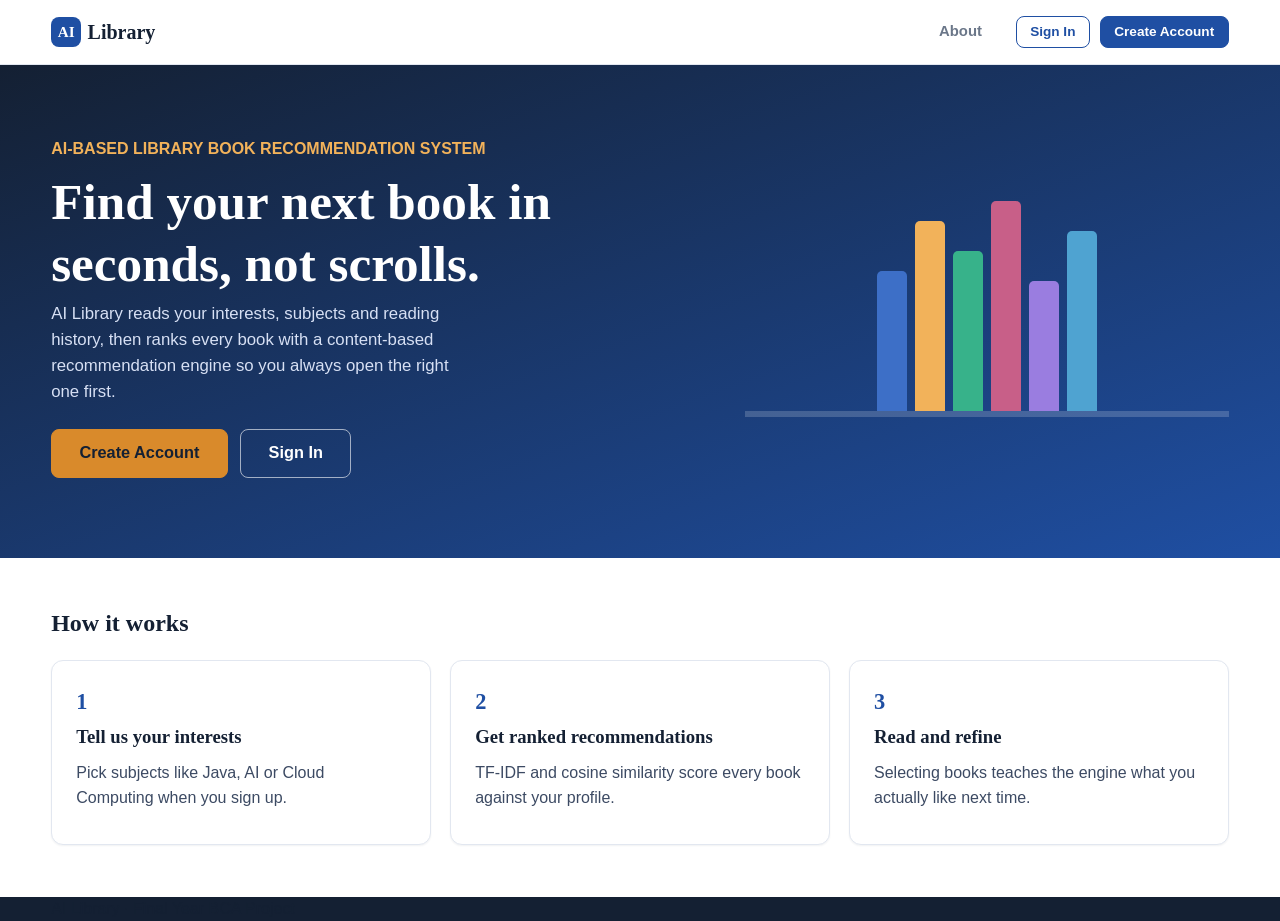
<file: frontend/index.html>
<!DOCTYPE html>
<html lang="en">
<head>
<meta charset="UTF-8">
<meta name="viewport" content="width=device-width, initial-scale=1">
<title>AI Library - Personalized Book Recommendations</title>
<link rel="stylesheet" href="css/base.css">
<link rel="stylesheet" href="css/auth.css">
</head>
<body class="auth-body" style="background:none">
  <nav class="topnav"><div class="container">
    <a class="brand" href="index.html"><span class="mark" style="background:var(--brand)">AI</span>Library</a>
    <div class="nav-links" style="display:flex;position:static;box-shadow:none;border:none;padding:0;margin-left:auto">
      <a href="about.html">About</a>
    </div>
    <div class="nav-user" style="gap:.6rem">
      <a class="btn btn-outline btn-sm" href="login.html">Sign In</a>
      <a class="btn btn-sm" href="signup.html">Create Account</a>
    </div>
  </div></nav>

  <header class="landing-hero">
    <div class="container">
      <div>
        <p class="tag-line">AI-BASED LIBRARY BOOK RECOMMENDATION SYSTEM</p>
        <h1>Find your next book in seconds, not scrolls.</h1>
        <p class="lead">AI Library reads your interests, subjects and reading history, then ranks every book with a
        content-based recommendation engine so you always open the right one first.</p>
        <div class="landing-actions">
          <a class="btn btn-lg" style="background:var(--accent);border-color:var(--accent);color:var(--ink)" href="signup.html">Create Account</a>
          <a class="btn btn-lg btn-outline" style="color:#fff;border-color:rgba(255,255,255,.6)" href="login.html">Sign In</a>
        </div>
      </div>
      <div class="landing-shelf" aria-hidden="true"><i></i><i></i><i></i><i></i><i></i><i></i></div>
    </div>
  </header>

  <section class="landing-features"><div class="container">
    <h2>How it works</h2>
    <div class="feature-grid">
      <div class="card card-pad"><span class="num">1</span><h3>Tell us your interests</h3><p>Pick subjects like Java, AI or Cloud Computing when you sign up.</p></div>
      <div class="card card-pad"><span class="num">2</span><h3>Get ranked recommendations</h3><p>TF-IDF and cosine similarity score every book against your profile.</p></div>
      <div class="card card-pad"><span class="num">3</span><h3>Read and refine</h3><p>Selecting books teaches the engine what you actually like next time.</p></div>
    </div>
  </div></section>

  <footer><div id="footer" class="container">AI Library &middot; Final Year BCA Project</div></footer>
  <script src="js/config.js"></script>
  <script src="js/app.js"></script>
  <script src="js/auth.js"></script>
  <script>
    // A returning, already-signed-in visitor can skip straight to the dashboard.
    if (Auth.isLoggedIn()) document.querySelector('a[href="login.html"]').textContent = "Go to Dashboard", document.querySelector('a[href="login.html"]').href = "dashboard.html";
  </script>
</body>
</html>
</file>
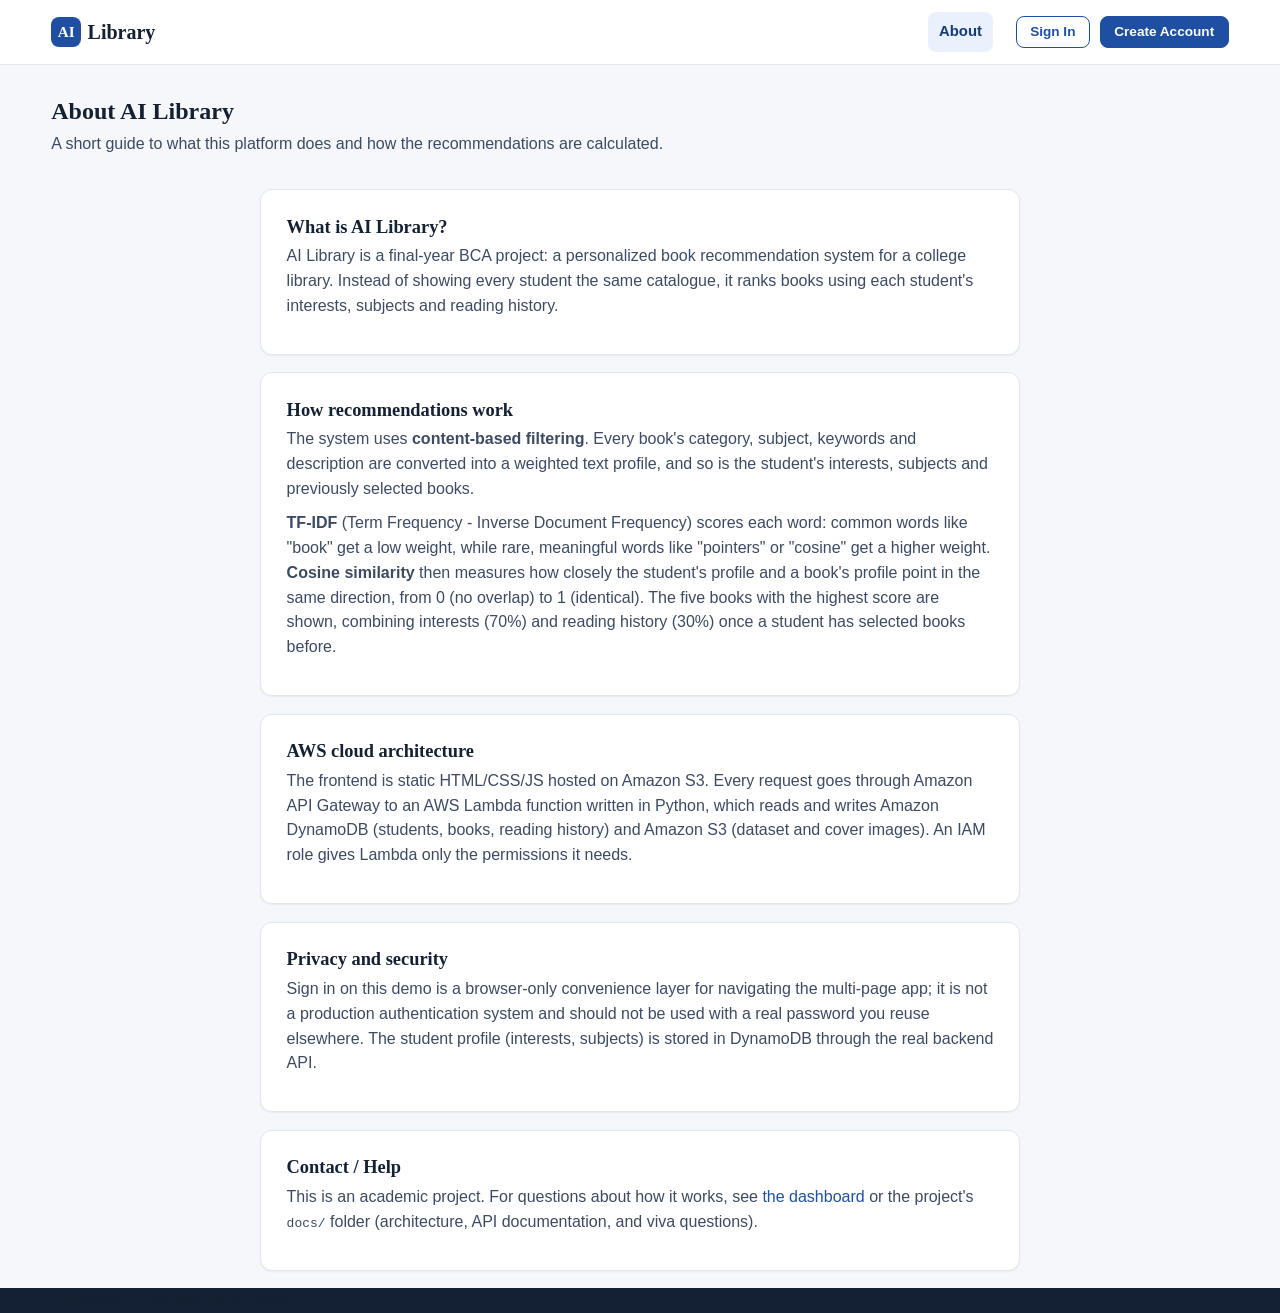
<file: frontend/about.html>
<!DOCTYPE html>
<html lang="en">
<head>
<meta charset="UTF-8">
<meta name="viewport" content="width=device-width, initial-scale=1">
<title>About - AI Library</title>
<link rel="stylesheet" href="css/base.css">
<link rel="stylesheet" href="css/profile.css">
</head>
<body>
  <div id="navbar-public" style="display:none"></div>
  <div id="navbar"></div>
  <main>
    <section class="page-head"><div class="container">
      <h1>About AI Library</h1>
      <p>A short guide to what this platform does and how the recommendations are calculated.</p>
    </div></section>
    <section><div class="container" style="max-width:760px">
      <div class="card about-block card-pad">
        <h2>What is AI Library?</h2>
        <p>AI Library is a final-year BCA project: a personalized book recommendation system for a college
        library. Instead of showing every student the same catalogue, it ranks books using each student's
        interests, subjects and reading history.</p>
      </div>
      <div class="card about-block card-pad">
        <h2>How recommendations work</h2>
        <p>The system uses <strong>content-based filtering</strong>. Every book's category, subject, keywords and
        description are converted into a weighted text profile, and so is the student's interests, subjects and
        previously selected books.</p>
        <p><strong>TF-IDF</strong> (Term Frequency - Inverse Document Frequency) scores each word: common words
        like "book" get a low weight, while rare, meaningful words like "pointers" or "cosine" get a higher weight.
        <strong>Cosine similarity</strong> then measures how closely the student's profile and a book's profile
        point in the same direction, from 0 (no overlap) to 1 (identical). The five books with the highest score
        are shown, combining interests (70%) and reading history (30%) once a student has selected books before.</p>
      </div>
      <div class="card about-block card-pad">
        <h2>AWS cloud architecture</h2>
        <p>The frontend is static HTML/CSS/JS hosted on Amazon S3. Every request goes through Amazon API Gateway to
        an AWS Lambda function written in Python, which reads and writes Amazon DynamoDB (students, books, reading
        history) and Amazon S3 (dataset and cover images). An IAM role gives Lambda only the permissions it needs.</p>
      </div>
      <div class="card about-block card-pad">
        <h2>Privacy and security</h2>
        <p>Sign in on this demo is a browser-only convenience layer for navigating the multi-page app; it is not a
        production authentication system and should not be used with a real password you reuse elsewhere. The
        student profile (interests, subjects) is stored in DynamoDB through the real backend API.</p>
      </div>
      <div class="card about-block card-pad">
        <h2>Contact / Help</h2>
        <p>This is an academic project. For questions about how it works, see <a href="dashboard.html">the dashboard</a>
        or the project's <code>docs/</code> folder (architecture, API documentation, and viva questions).</p>
      </div>
    </div></section>
  </main>
  <footer><div id="footer" class="container"></div></footer>
  <script src="js/config.js"></script>
  <script src="js/api.js"></script>
  <script src="js/app.js"></script>
  <script src="js/auth.js"></script>
  <script>
    // About page is viewable both signed-in (shows the app nav) and signed-out (from the landing page).
    if (Auth.isLoggedIn()) {
      const s = document.createElement("script"); s.src = "js/nav.js";
      s.onload = () => initShell("about");
      document.body.appendChild(s);
    } else {
      document.getElementById("navbar").innerHTML = `
        <nav class="topnav"><div class="container">
          <a class="brand" href="index.html"><span class="mark">AI</span>Library</a>
          <div class="nav-links" style="display:flex;position:static;box-shadow:none;border:none;padding:0;margin-left:auto"><a href="about.html" class="active">About</a></div>
          <div class="nav-user" style="gap:.6rem"><a class="btn btn-outline btn-sm" href="login.html">Sign In</a><a class="btn btn-sm" href="signup.html">Create Account</a></div>
        </div></nav>`;
      document.getElementById("footer").innerHTML = "AI Library &middot; Final Year BCA Project";
    }
  </script>
</body>
</html>
</file>
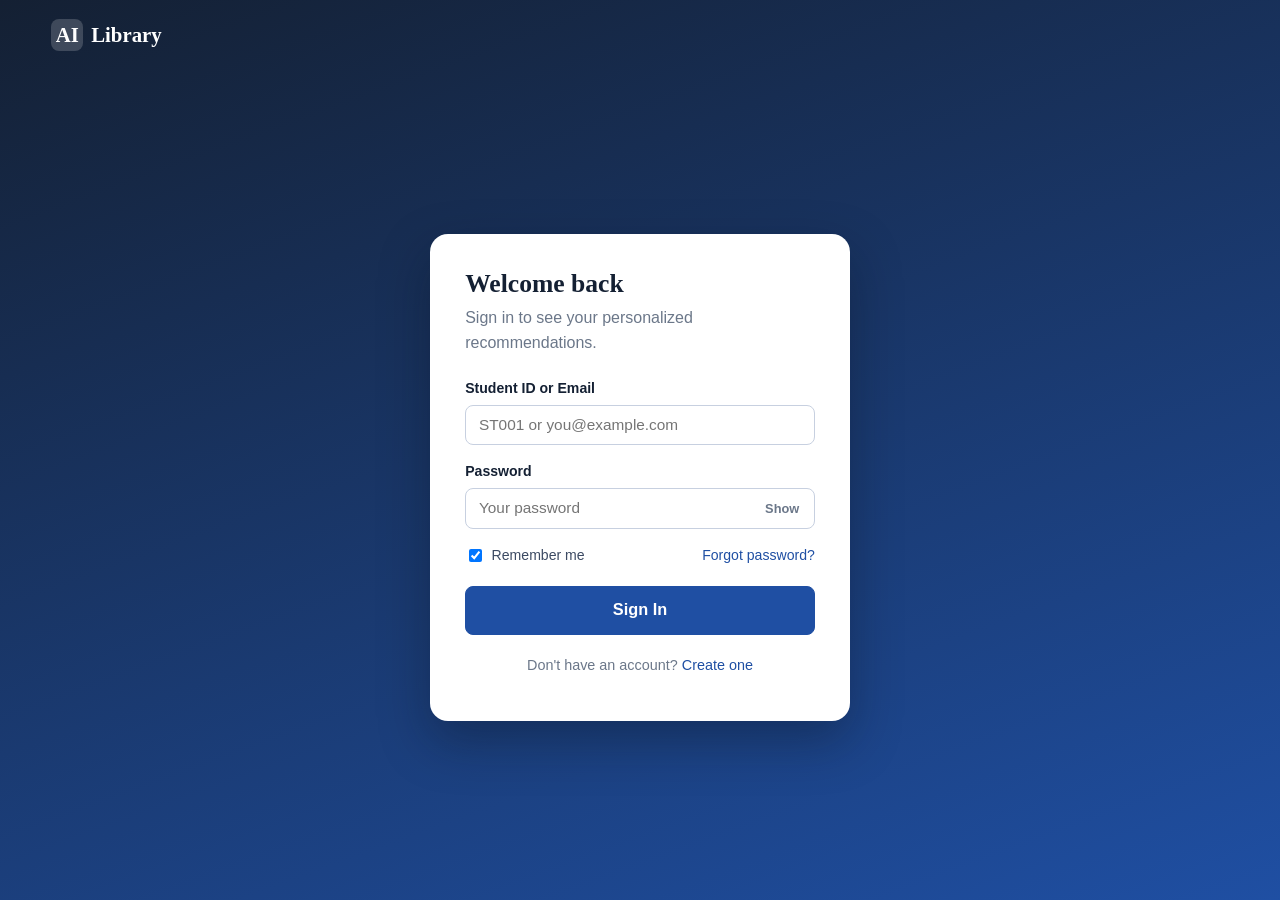
<file: frontend/book-details.html>
<!DOCTYPE html>
<html lang="en">
<head>
<meta charset="UTF-8">
<meta name="viewport" content="width=device-width, initial-scale=1">
<title>Book Details - AI Library</title>
<link rel="stylesheet" href="css/base.css">
<link rel="stylesheet" href="css/books.css">
</head>
<body>
  <div id="navbar"></div>
  <main>
    <section class="page-head"><div class="container">
      <p><a href="browse-books.html">&larr; Back to Browse Books</a></p>
      <div id="detail-status"></div>
      <div id="detail" class="card card-pad" style="display:none"></div>
    </div></section>
  </main>
  <footer><div id="footer" class="container"></div></footer>
  <script src="js/config.js"></script>
  <script src="js/api.js"></script>
  <script src="js/app.js"></script>
  <script src="js/auth.js"></script>
  <script src="js/nav.js"></script>
  <script src="js/book-details.js"></script>
</body>
</html>
</file>
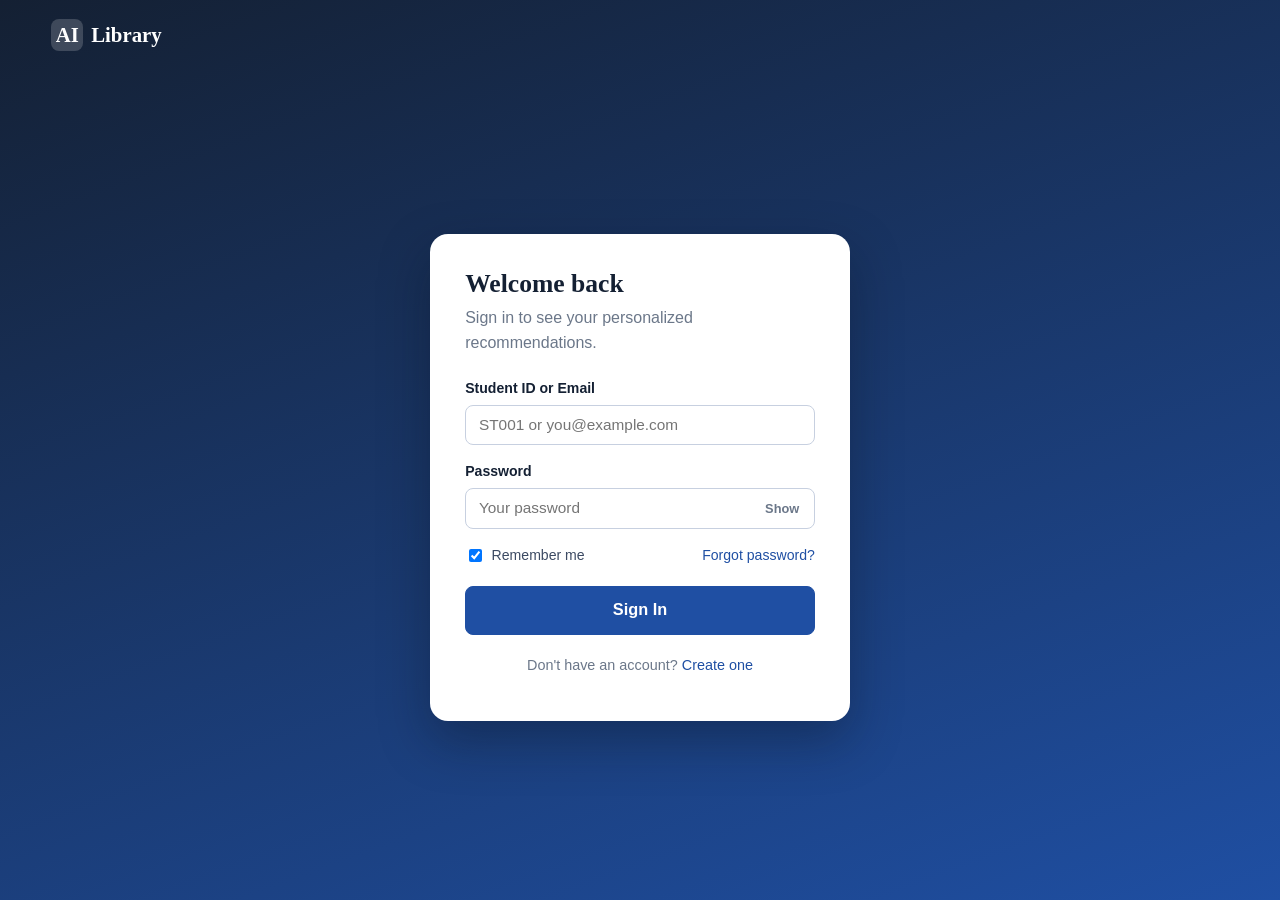
<file: frontend/browse-books.html>
<!DOCTYPE html>
<html lang="en">
<head>
<meta charset="UTF-8">
<meta name="viewport" content="width=device-width, initial-scale=1">
<title>Browse Books - AI Library</title>
<link rel="stylesheet" href="css/base.css">
<link rel="stylesheet" href="css/books.css">
</head>
<body>
  <div id="navbar"></div>
  <main>
    <section class="page-head"><div class="container">
      <div class="section-title"><h1>Browse Books</h1><p class="hint" id="result-count"></p></div>
      <div class="toolbar">
        <input type="search" id="browse-search" placeholder="Search by title, author or subject" aria-label="Search books">
        <select id="browse-category" aria-label="Filter by category"><option value="">All categories</option></select>
        <select id="browse-sort" aria-label="Sort books">
          <option value="title">Sort: Title (A-Z)</option>
          <option value="author">Sort: Author (A-Z)</option>
          <option value="subject">Sort: Subject</option>
        </select>
      </div>
    </div></section>
    <section><div class="container">
      <div id="browse-status"></div>
      <div class="book-grid" id="browse-grid"></div>
    </div></section>
  </main>
  <footer><div id="footer" class="container"></div></footer>
  <script src="js/config.js"></script>
  <script src="js/api.js"></script>
  <script src="js/app.js"></script>
  <script src="js/auth.js"></script>
  <script src="js/nav.js"></script>
  <script src="js/books.js"></script>
</body>
</html>
</file>
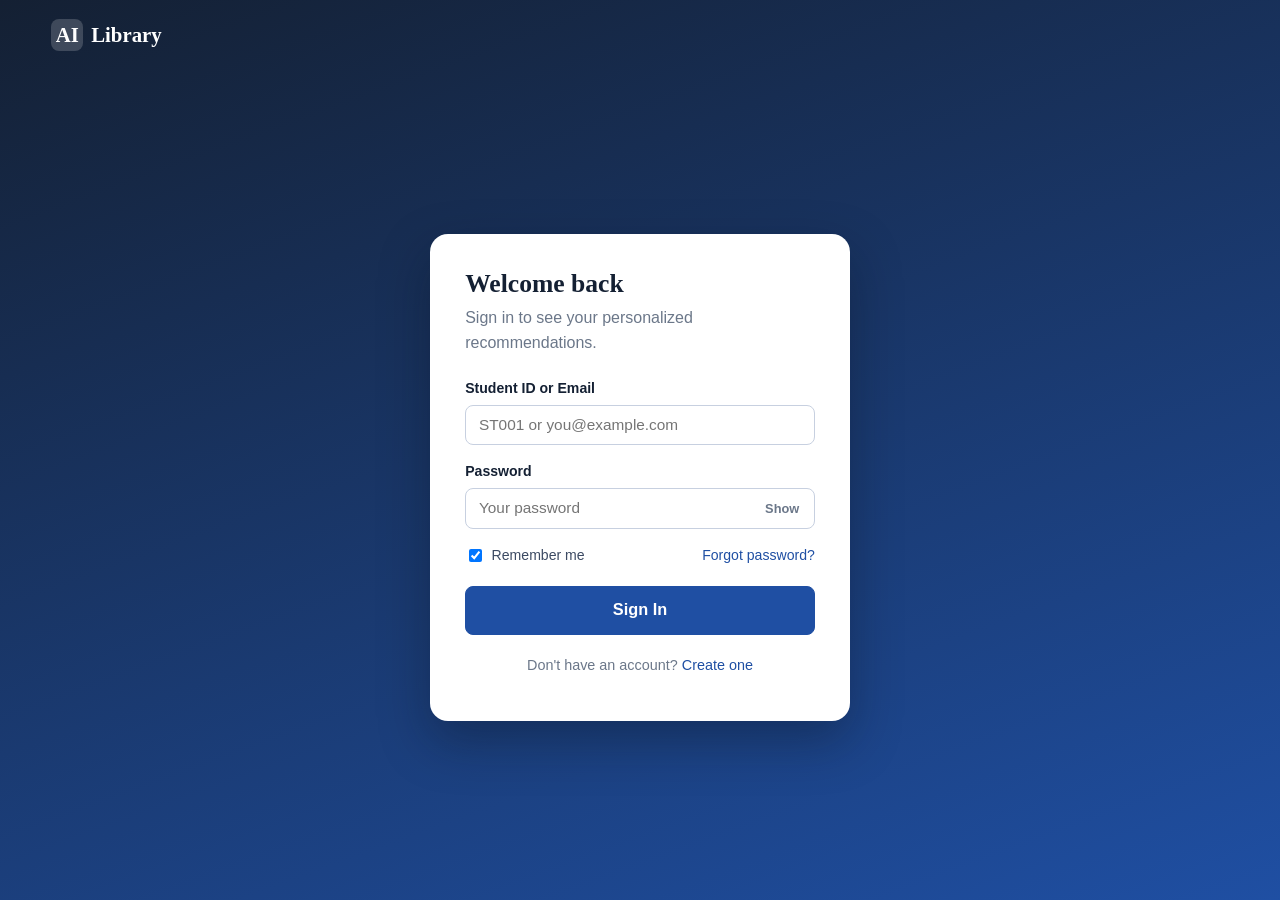
<file: frontend/dashboard.html>
<!DOCTYPE html>
<html lang="en">
<head>
<meta charset="UTF-8">
<meta name="viewport" content="width=device-width, initial-scale=1">
<title>Dashboard - AI Library</title>
<link rel="stylesheet" href="css/base.css">
<link rel="stylesheet" href="css/dashboard.css">
</head>
<body>
  <div id="navbar"></div>
  <main>
    <section class="page-head"><div class="container">
      <div class="welcome-banner">
        <div>
          <h1 id="welcome-name">Welcome back</h1>
          <p>Discover books personalized to your interests, subjects and reading history.</p>
        </div>
        <div class="welcome-actions">
          <a class="btn" style="background:var(--accent);border-color:var(--accent);color:var(--ink)" href="recommendations.html">Get Recommendations</a>
          <a class="btn btn-outline" href="browse-books.html">Browse Books</a>
        </div>
      </div>
    </div></section>

    <section><div class="container">
      <div class="stat-grid" id="stat-grid">
        <div class="card stat-card"><div class="num">&hellip;</div><div class="label">Total Books</div></div>
        <div class="card stat-card"><div class="num">&hellip;</div><div class="label">Recommended For You</div></div>
        <div class="card stat-card"><div class="num">&hellip;</div><div class="label">Books Read</div></div>
        <div class="card stat-card"><div class="num">&hellip;</div><div class="label">Interests Selected</div></div>
      </div>

      <div class="section-title"><h2>Recommended For You</h2><a href="recommendations.html">See all &rarr;</a></div>
      <div id="rec-status"></div>
      <div class="mini-grid" id="rec-preview"></div>
    </div></section>
  </main>
  <footer><div id="footer" class="container"></div></footer>
  <script src="js/config.js"></script>
  <script src="js/api.js"></script>
  <script src="js/app.js"></script>
  <script src="js/auth.js"></script>
  <script src="js/nav.js"></script>
  <script src="js/dashboard.js"></script>
</body>
</html>
</file>
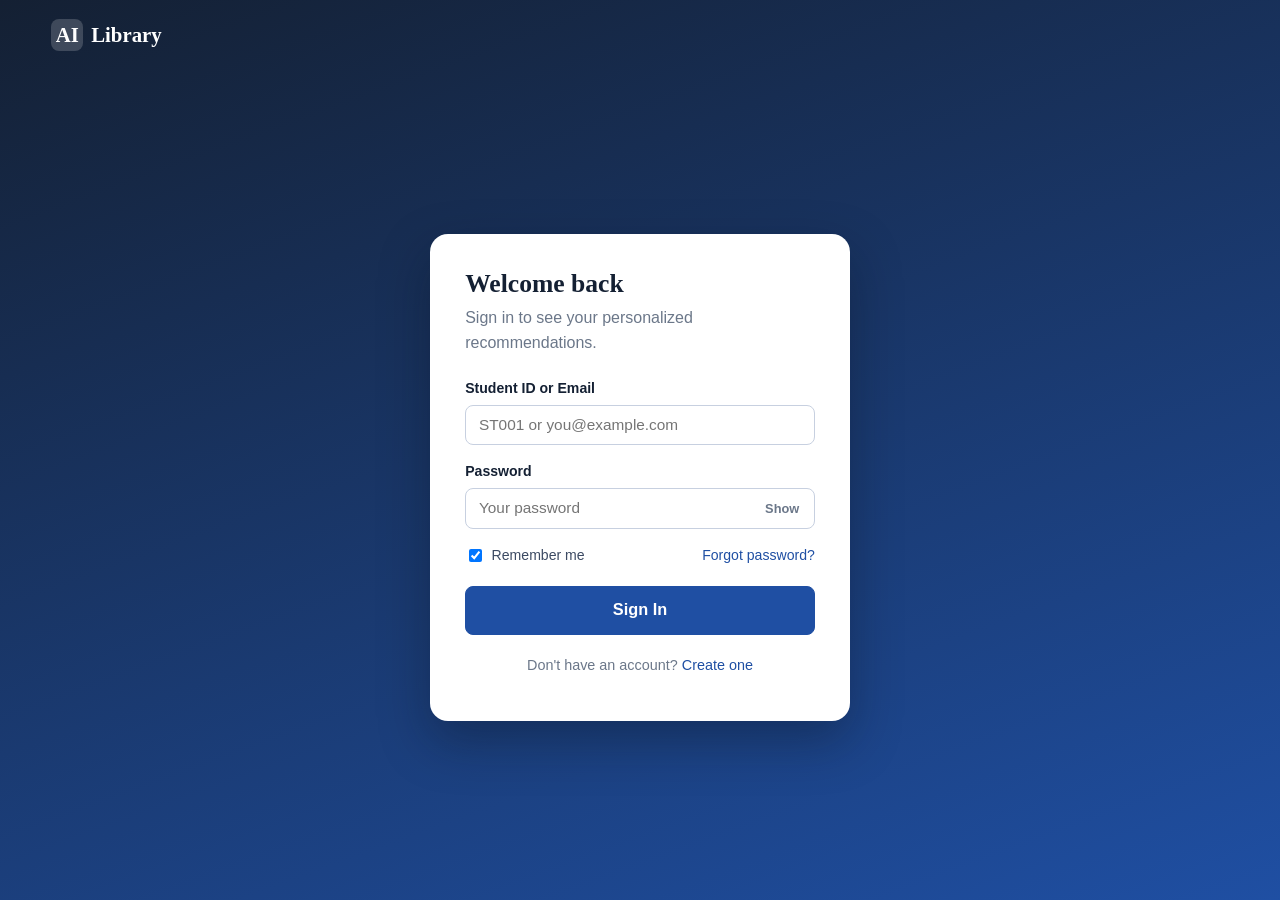
<file: frontend/history.html>
<!DOCTYPE html>
<html lang="en">
<head>
<meta charset="UTF-8">
<meta name="viewport" content="width=device-width, initial-scale=1">
<title>Reading History - AI Library</title>
<link rel="stylesheet" href="css/base.css">
<link rel="stylesheet" href="css/books.css">
</head>
<body>
  <div id="navbar"></div>
  <main>
    <section class="page-head"><div class="container">
      <div class="section-title"><h1>Reading History</h1><p class="hint" id="history-count"></p></div>
      <div class="toolbar">
        <input type="search" id="history-search" placeholder="Search your reading history" aria-label="Search history">
      </div>
    </div></section>
    <section><div class="container">
      <div id="history-status"></div>
      <div id="history-list"></div>
      <div class="field-row" style="margin-top:1rem"><a class="btn" href="recommendations.html">See Recommendations</a></div>
    </div></section>
  </main>
  <footer><div id="footer" class="container"></div></footer>
  <script src="js/config.js"></script>
  <script src="js/api.js"></script>
  <script src="js/app.js"></script>
  <script src="js/auth.js"></script>
  <script src="js/nav.js"></script>
  <script src="js/history.js"></script>
</body>
</html>
</file>
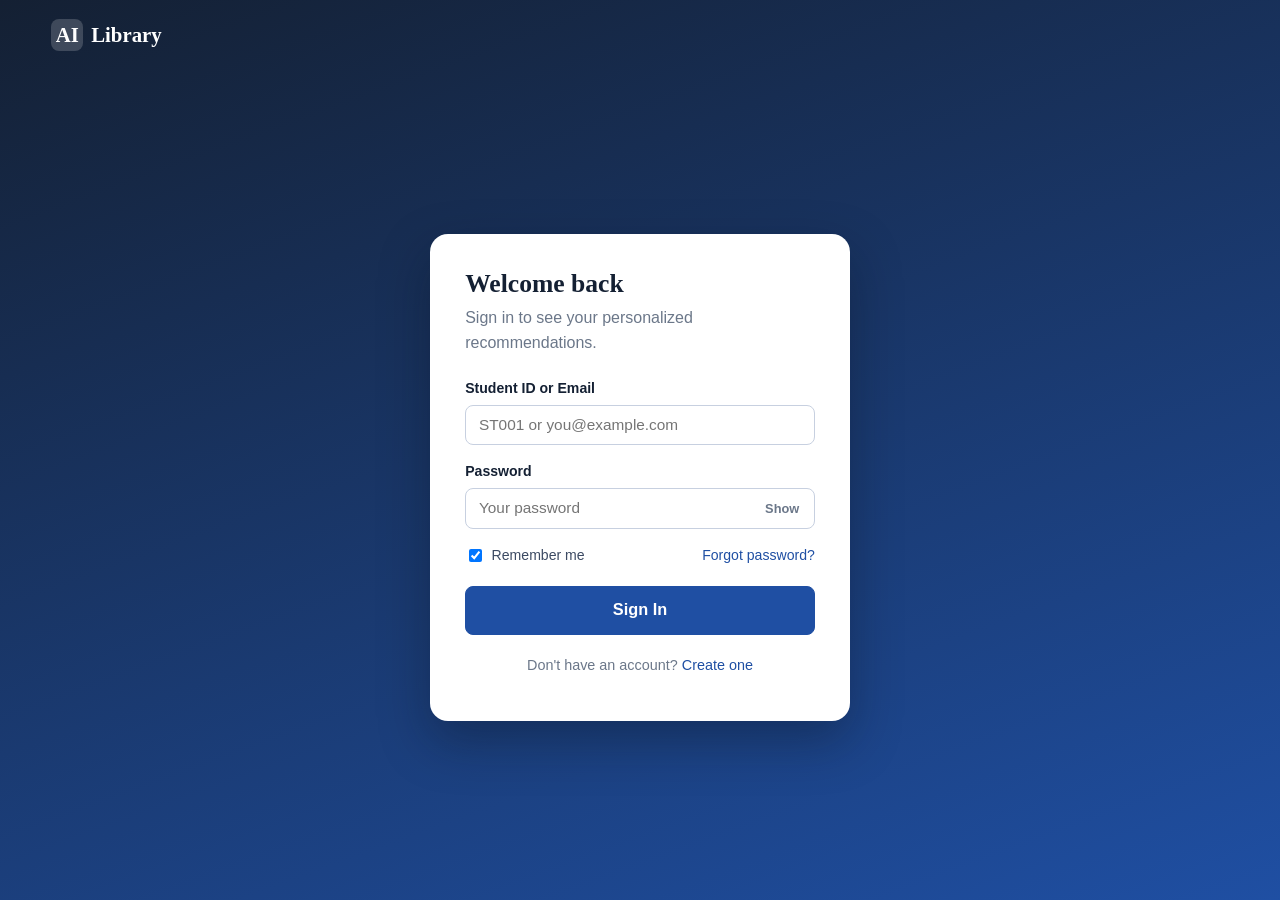
<file: frontend/login.html>
<!DOCTYPE html>
<html lang="en">
<head>
<meta charset="UTF-8">
<meta name="viewport" content="width=device-width, initial-scale=1">
<title>Sign In - AI Library</title>
<link rel="stylesheet" href="css/base.css">
<link rel="stylesheet" href="css/auth.css">
</head>
<body class="auth-body">
  <nav class="auth-nav"><div class="container">
    <a class="brand" href="index.html"><span class="mark">AI</span>Library<span class="accent"></span></a>
  </div></nav>

  <main class="auth-wrap">
    <div class="auth-card">
      <h1>Welcome back</h1>
      <p class="sub">Sign in to see your personalized recommendations.</p>
      <div id="form-error" class="notice error" style="display:none" role="alert"></div>
      <form id="login-form" novalidate>
        <div class="field">
          <label for="loginId">Student ID or Email</label>
          <input type="text" id="loginId" name="loginId" placeholder="ST001 or you@example.com" autocomplete="username" required>
        </div>
        <div class="field">
          <label for="password">Password</label>
          <div class="pw-field">
            <input type="password" id="password" name="password" placeholder="Your password" autocomplete="current-password" required>
            <button type="button" class="pw-toggle" id="pw-toggle">Show</button>
          </div>
        </div>
        <div class="remember-row">
          <label><input type="checkbox" id="remember" checked style="width:auto"> Remember me</label>
          <a href="#" id="forgot-link">Forgot password?</a>
        </div>
        <button type="submit" class="btn btn-block btn-lg" id="submit-btn">Sign In</button>
      </form>
      <p class="auth-foot">Don't have an account? <a href="signup.html">Create one</a></p>
    </div>
  </main>

  <script src="js/config.js"></script>
  <script src="js/api.js"></script>
  <script src="js/app.js"></script>
  <script src="js/auth.js"></script>
  <script src="js/login.js"></script>
</body>
</html>
</file>
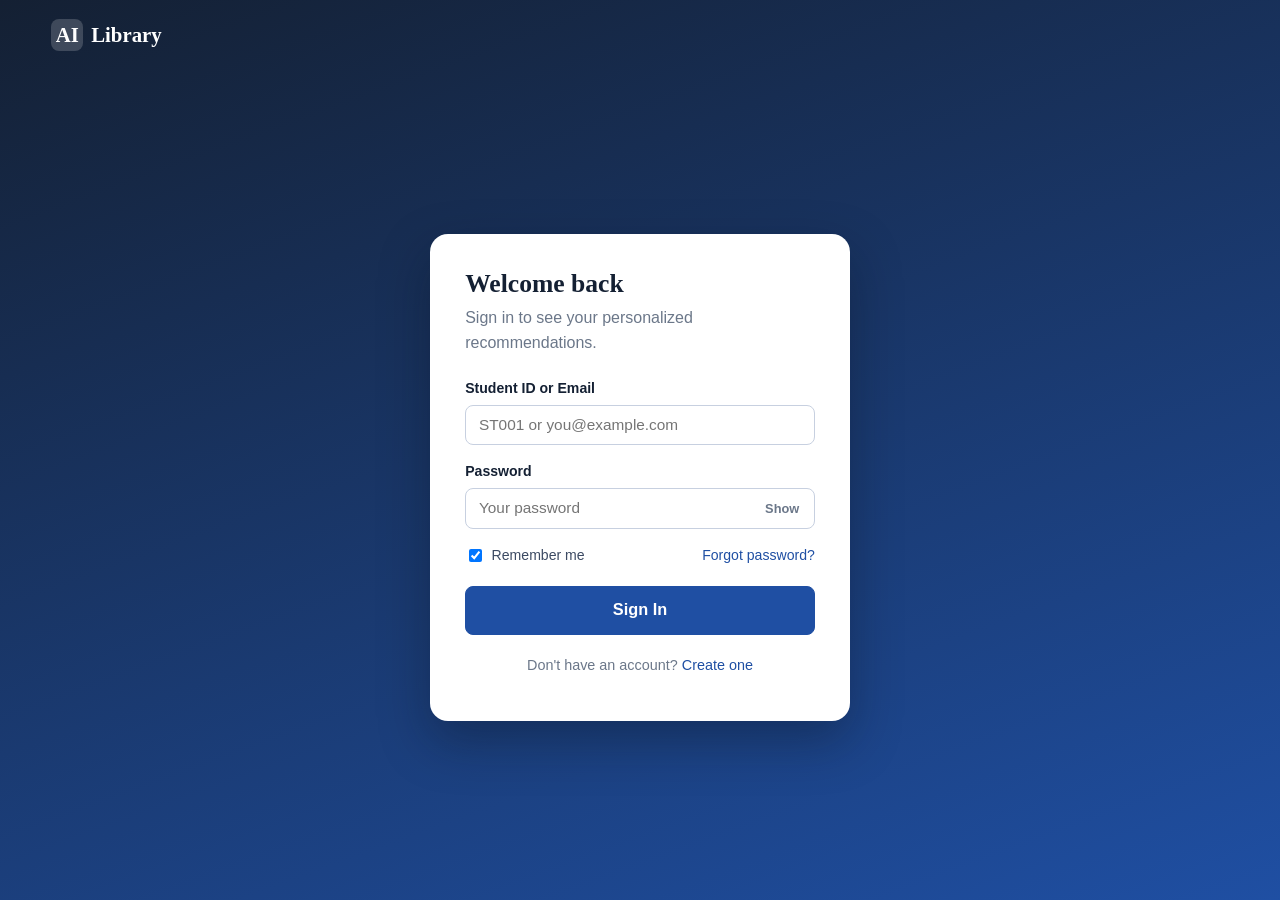
<file: frontend/profile.html>
<!DOCTYPE html>
<html lang="en">
<head>
<meta charset="UTF-8">
<meta name="viewport" content="width=device-width, initial-scale=1">
<title>Profile - AI Library</title>
<link rel="stylesheet" href="css/base.css">
<link rel="stylesheet" href="css/profile.css">
</head>
<body>
  <div id="navbar"></div>
  <main>
    <section class="page-head"><div class="container">
      <h1>Profile</h1>
    </div></section>
    <section><div class="container">
      <div class="card">
        <div class="profile-head">
          <div class="avatar-lg" id="profile-avatar">?</div>
          <div><h2 id="profile-name" style="margin-bottom:.1rem">&nbsp;</h2><p class="id" id="profile-id"></p></div>
        </div>
        <div class="card-pad" style="padding-top:0">
          <div id="view-mode">
            <dl class="profile-list">
              <dt>Email</dt><dd id="v-email"></dd>
              <dt>Department</dt><dd id="v-department"></dd>
              <dt>Year</dt><dd id="v-year"></dd>
              <dt>Interests</dt><dd id="v-interests"></dd>
              <dt>Subjects</dt><dd id="v-subjects"></dd>
            </dl>
            <div class="field-row" style="margin-top:1rem;gap:.7rem">
              <button class="btn" id="edit-btn">Edit Profile</button>
              <button class="btn btn-danger" id="logout-btn2">Logout</button>
            </div>
          </div>

          <form id="edit-form" style="display:none">
            <div class="form-grid">
              <div class="field"><label for="e-name">Full Name</label><input type="text" id="e-name" maxlength="80" required></div>
              <div class="field"><label for="e-department">Department</label><input type="text" id="e-department" maxlength="60"></div>
              <div class="field"><label for="e-year">Year</label>
                <select id="e-year"><option value="1">1st year</option><option value="2">2nd year</option><option value="3">3rd year</option><option value="4">4th year</option></select>
              </div>
            </div>
            <p style="font-weight:700;margin:1.1rem 0 .4rem">Interests</p>
            <div class="chips" id="e-interest-chips"></div>
            <div class="field" style="margin-top:.6rem"><label for="e-extra">Other interests (comma separated)</label><input type="text" id="e-extra"></div>
            <p style="font-weight:700;margin:1.1rem 0 .4rem">Subjects</p>
            <div class="chips" id="e-subject-chips"></div>
            <div id="edit-error" class="notice error" style="display:none;margin-top:1rem"></div>
            <div class="field-row" style="margin-top:1.2rem;gap:.7rem">
              <button type="submit" class="btn" id="save-btn">Save Changes</button>
              <button type="button" class="btn btn-ghost" id="cancel-btn">Cancel</button>
            </div>
          </form>
        </div>
      </div>
    </div></section>
  </main>
  <footer><div id="footer" class="container"></div></footer>
  <script src="js/config.js"></script>
  <script src="js/api.js"></script>
  <script src="js/app.js"></script>
  <script src="js/auth.js"></script>
  <script src="js/nav.js"></script>
  <script src="js/profile.js"></script>
</body>
</html>
</file>
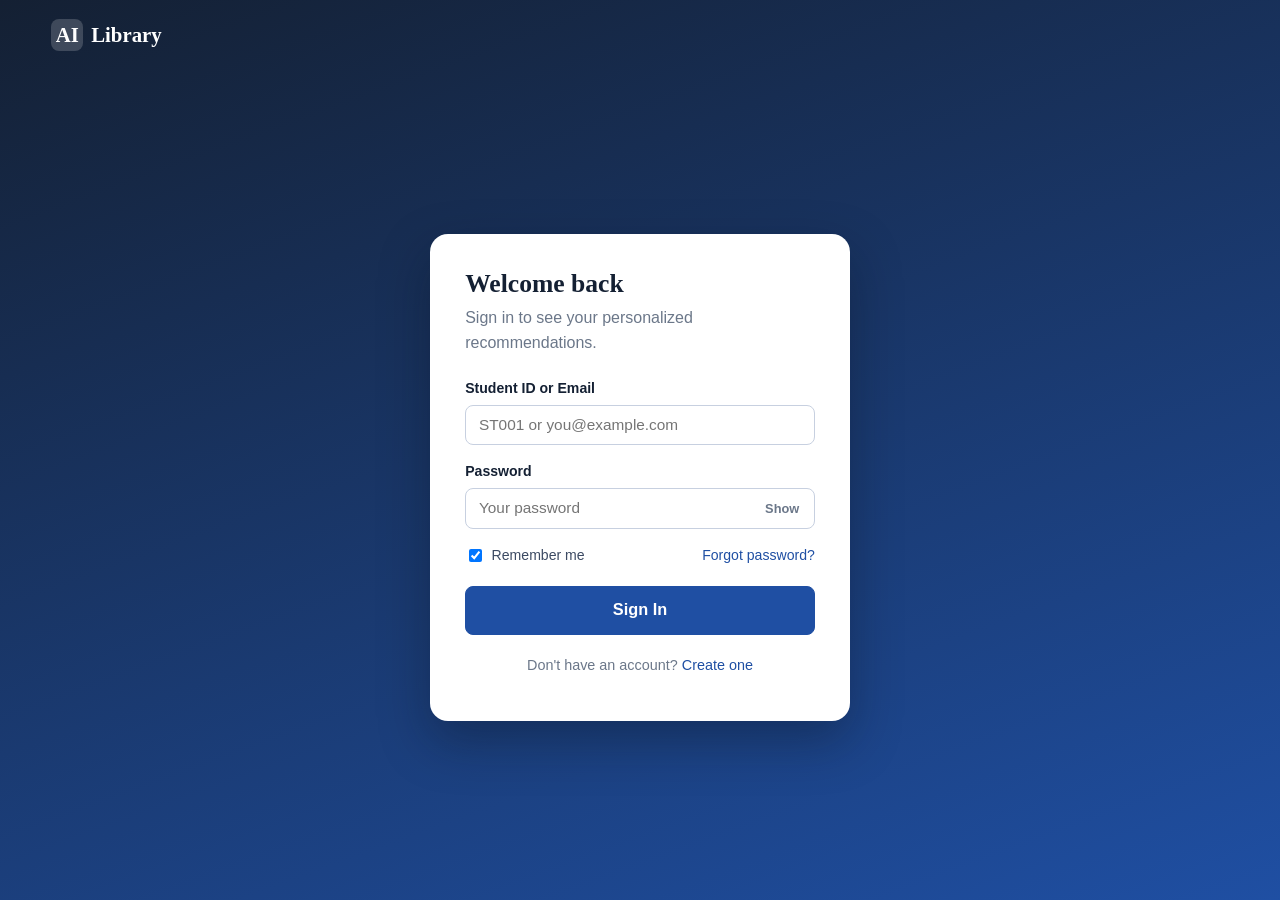
<file: frontend/recommendations.html>
<!DOCTYPE html>
<html lang="en">
<head>
<meta charset="UTF-8">
<meta name="viewport" content="width=device-width, initial-scale=1">
<title>Recommendations - AI Library</title>
<link rel="stylesheet" href="css/base.css">
<link rel="stylesheet" href="css/books.css">
</head>
<body>
  <div id="navbar"></div>
  <main>
    <section class="page-head"><div class="container">
      <h1>Personalized Recommendations</h1>
      <p>Recommended based on your interests, subjects and reading history.</p>
      <div class="field-row" style="margin:1rem 0 0;gap:.8rem">
        <button class="btn btn-outline btn-sm" id="refresh-btn">Refresh Recommendations</button>
        <a class="btn btn-outline btn-sm" href="profile.html">Edit Interests</a>
      </div>
    </div></section>
    <section><div class="container">
      <div id="rec-message"></div>
      <div id="rec-list" class="rec-list"></div>
    </div></section>
  </main>
  <footer><div id="footer" class="container"></div></footer>
  <script src="js/config.js"></script>
  <script src="js/api.js"></script>
  <script src="js/app.js"></script>
  <script src="js/auth.js"></script>
  <script src="js/nav.js"></script>
  <script src="js/recommendations.js"></script>
</body>
</html>
</file>
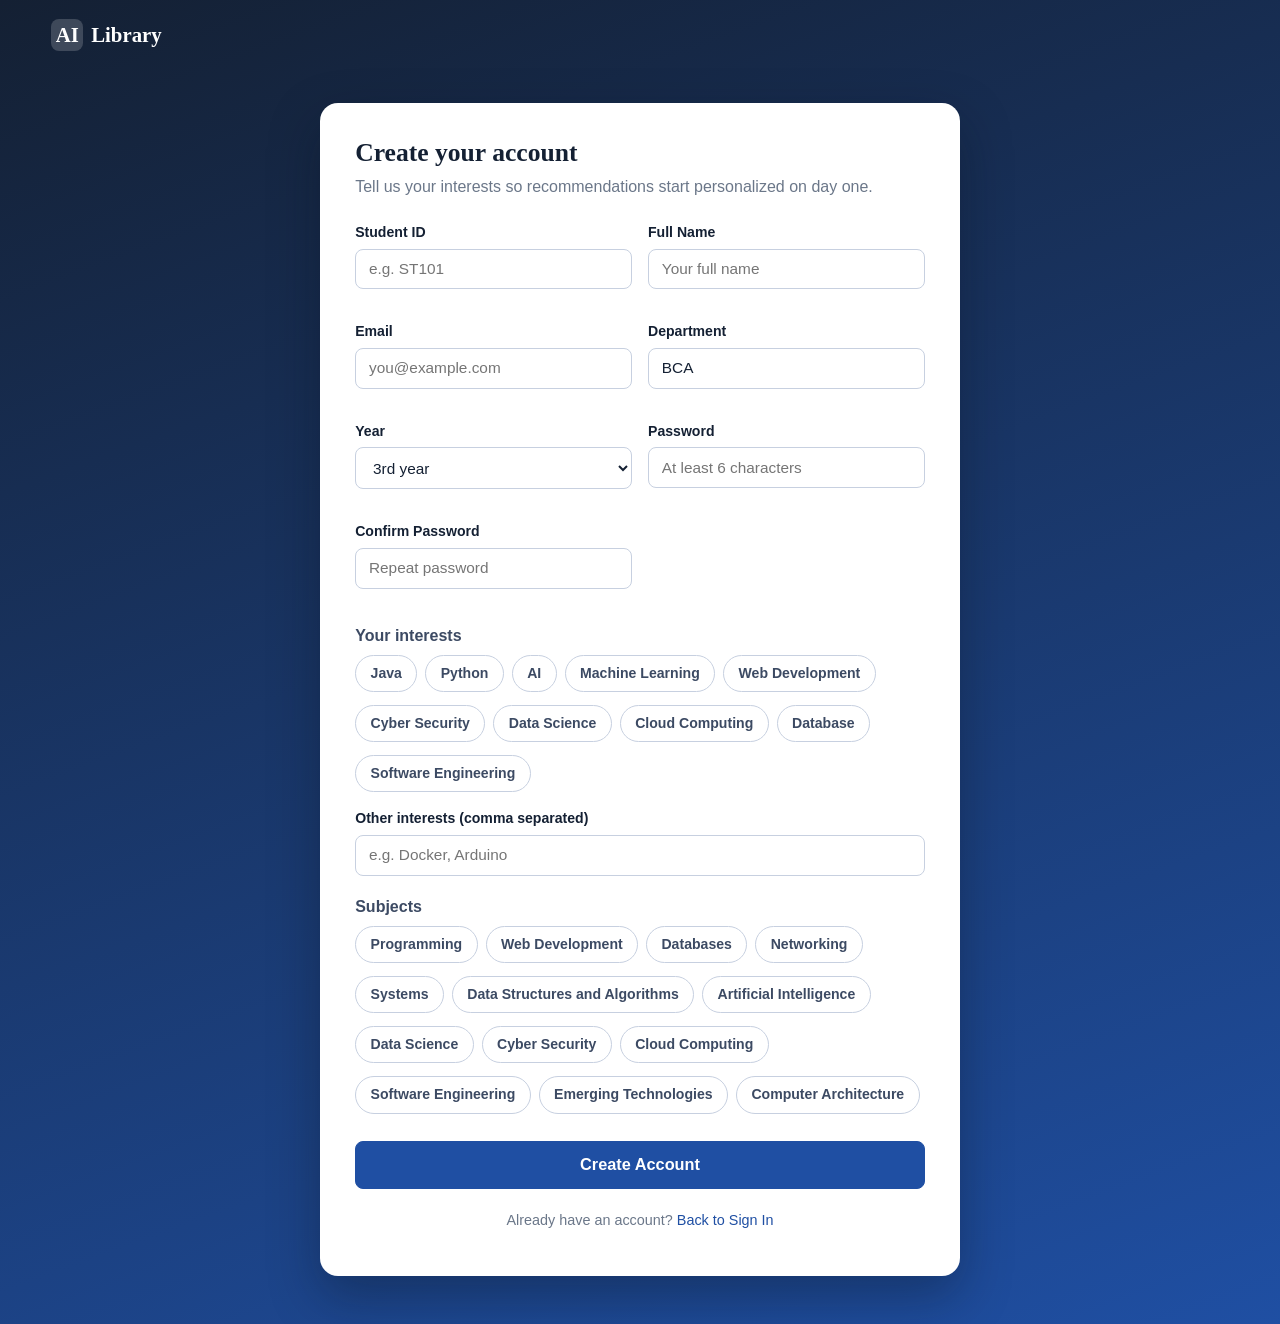
<file: frontend/signup.html>
<!DOCTYPE html>
<html lang="en">
<head>
<meta charset="UTF-8">
<meta name="viewport" content="width=device-width, initial-scale=1">
<title>Create Account - AI Library</title>
<link rel="stylesheet" href="css/base.css">
<link rel="stylesheet" href="css/auth.css">
</head>
<body class="auth-body">
  <nav class="auth-nav"><div class="container">
    <a class="brand" href="index.html"><span class="mark">AI</span>Library</a>
  </div></nav>

  <main class="auth-wrap">
    <div class="auth-card wide">
      <h1>Create your account</h1>
      <p class="sub">Tell us your interests so recommendations start personalized on day one.</p>
      <div id="form-error" class="notice error" style="display:none" role="alert"></div>
      <form id="signup-form" novalidate>
        <div class="form-grid">
          <div class="field"><label for="studentId">Student ID</label><input type="text" id="studentId" placeholder="e.g. ST101" maxlength="20" autocomplete="off" required></div>
          <div class="field"><label for="name">Full Name</label><input type="text" id="name" placeholder="Your full name" maxlength="80" required></div>
          <div class="field"><label for="email">Email</label><input type="email" id="email" placeholder="you@example.com" required></div>
          <div class="field"><label for="department">Department</label><input type="text" id="department" placeholder="BCA" maxlength="60" value="BCA"></div>
          <div class="field"><label for="year">Year</label>
            <select id="year"><option value="1">1st year</option><option value="2">2nd year</option><option value="3" selected>3rd year</option><option value="4">4th year</option></select>
          </div>
          <div class="field pw-field"><label for="password">Password</label><input type="password" id="password" placeholder="At least 6 characters" autocomplete="new-password" required></div>
          <div class="field pw-field"><label for="confirmPassword">Confirm Password</label><input type="password" id="confirmPassword" placeholder="Repeat password" autocomplete="new-password" required></div>
        </div>

        <p style="font-weight:700;margin:1.2rem 0 .4rem">Your interests</p>
        <div class="chips" id="interest-chips"></div>
        <div class="field" style="margin-top:.7rem"><label for="extraInterests">Other interests (comma separated)</label>
          <input type="text" id="extraInterests" placeholder="e.g. Docker, Arduino"></div>

        <p style="font-weight:700;margin:1.2rem 0 .4rem">Subjects</p>
        <div class="chips" id="subject-chips"></div>

        <button type="submit" class="btn btn-block btn-lg" id="submit-btn" style="margin-top:1.4rem">Create Account</button>
      </form>
      <p class="auth-foot">Already have an account? <a href="login.html">Back to Sign In</a></p>
    </div>
  </main>

  <script src="js/config.js"></script>
  <script src="js/api.js"></script>
  <script src="js/app.js"></script>
  <script src="js/auth.js"></script>
  <script src="js/signup.js"></script>
</body>
</html>
</file>
<file: frontend/css/base.css>
/* ============================================================
   base.css - design tokens + shared UI used on every page.
   Loaded first on every page, before the page-specific stylesheet.
   ============================================================ */
:root {
  --ink: #142033;
  --ink-soft: #3c4a63;
  --muted: #6b7789;
  --line: #e2e7f0;
  --paper: #f5f7fb;
  --card: #ffffff;
  --brand: #1f4fa3;
  --brand-dark: #163b7d;
  --brand-light: #eaf1fc;
  --accent: #d98a2b;
  --success: #1f9d6b;
  --success-bg: #e6f6ef;
  --error: #c0392b;
  --error-bg: #fdecea;
  --radius-sm: 8px;
  --radius: 12px;
  --radius-lg: 18px;
  --shadow-sm: 0 1px 2px rgba(20,32,51,.06);
  --shadow: 0 6px 20px rgba(20,32,51,.08);
  --max: 1180px;
}
* { box-sizing: border-box; }
html { scroll-behavior: smooth; }
body {
  margin: 0; min-height: 100vh; background: var(--paper); color: var(--ink);
  font-family: -apple-system, "Segoe UI", Inter, Roboto, Arial, sans-serif;
  line-height: 1.55; -webkit-font-smoothing: antialiased;
}
h1, h2, h3 { font-family: "Georgia", "Iowan Old Style", serif; line-height: 1.2; margin: 0 0 .4rem; color: var(--ink); }
p { margin: 0 0 .6rem; color: var(--ink-soft); }
a { color: var(--brand); text-decoration: none; }
a:hover { text-decoration: underline; }
img { max-width: 100%; display: block; }
:focus-visible { outline: 3px solid var(--accent); outline-offset: 2px; }
.container { width: min(var(--max), 92%); margin: 0 auto; }
.container-narrow { width: min(720px, 92%); margin: 0 auto; }

/* ---------- top navigation (shown on every protected page) ---------- */
.topnav { background: #fff; border-bottom: 1px solid var(--line); position: sticky; top: 0; z-index: 30; }
.topnav .container { display: flex; align-items: center; gap: 1.4rem; min-height: 64px; }
.topnav .brand { font-family: Georgia, serif; font-weight: 700; font-size: 1.25rem; color: var(--ink); display: flex; align-items: center; gap: .4rem; margin-right: auto; }
.topnav .brand .mark { width: 30px; height: 30px; border-radius: 8px; background: var(--brand); color: #fff; display: grid; place-items: center; font-family: Georgia, serif; font-size: .95rem; }
.topnav .brand span.accent { color: var(--brand); }
.nav-links { display: flex; gap: .2rem; }
.nav-links a { color: var(--muted); font-weight: 600; font-size: .93rem; padding: .5rem .7rem; border-radius: var(--radius-sm); }
.nav-links a:hover { background: var(--brand-light); color: var(--brand-dark); text-decoration: none; }
.nav-links a.active { color: var(--brand-dark); background: var(--brand-light); }
.nav-user { display: flex; align-items: center; gap: .6rem; }
.nav-user .avatar { width: 34px; height: 34px; border-radius: 50%; background: var(--brand); color: #fff; display: grid; place-items: center; font-weight: 700; font-size: .85rem; }
.nav-user .who { font-size: .85rem; color: var(--ink-soft); line-height: 1.2; }
.nav-user .who strong { color: var(--ink); display: block; font-size: .9rem; }
.nav-logout { background: none; border: 1px solid var(--line); color: var(--muted); font-size: .85rem; padding: .4rem .8rem; border-radius: var(--radius-sm); cursor: pointer; }
.nav-logout:hover { border-color: var(--error); color: var(--error); }
.nav-toggle { display: none; }
#footer .container { padding: 1.4rem 0; color: #9aa7bd; text-align: center; font-size: .85rem; }
footer { background: var(--ink); }
footer #footer a { color: #cfd9ee; }

/* ---------- buttons ---------- */
.btn { display: inline-flex; align-items: center; justify-content: center; gap: .4rem; border: 1px solid var(--brand); background: var(--brand); color: #fff; padding: .65rem 1.3rem; border-radius: var(--radius-sm); font-size: .95rem; font-weight: 600; cursor: pointer; text-decoration: none; line-height: 1.2; transition: background .15s, border-color .15s, transform .05s; }
.btn:hover { background: var(--brand-dark); border-color: var(--brand-dark); text-decoration: none; }
.btn:active { transform: translateY(1px); }
.btn:disabled { opacity: .55; cursor: not-allowed; }
.btn-block { width: 100%; }
.btn-outline { background: transparent; color: var(--brand); }
.btn-outline:hover { background: var(--brand-light); color: var(--brand-dark); }
.btn-ghost { background: transparent; border-color: transparent; color: var(--muted); }
.btn-ghost:hover { background: var(--paper); color: var(--ink); }
.btn-danger { background: var(--error); border-color: var(--error); }
.btn-danger:hover { background: #a3291c; border-color: #a3291c; }
.btn-sm { padding: .4rem .85rem; font-size: .85rem; }
.btn-lg { padding: .85rem 1.7rem; font-size: 1.02rem; }

/* ---------- cards ---------- */
.card { background: var(--card); border: 1px solid var(--line); border-radius: var(--radius); box-shadow: var(--shadow-sm); }
.card-pad { padding: 1.5rem; }

/* ---------- forms ---------- */
label { display: block; font-weight: 600; font-size: .88rem; margin-bottom: .3rem; color: var(--ink); }
input[type=text], input[type=email], input[type=password], input[type=search], select, textarea {
  width: 100%; padding: .65rem .8rem; border: 1px solid #c7d0e0; border-radius: var(--radius-sm);
  font-size: .96rem; background: #fff; color: var(--ink); font-family: inherit;
}
input:focus, select:focus, textarea:focus { border-color: var(--brand); }
.field { margin-bottom: 1rem; }
.field-row { display: flex; gap: .5rem; align-items: center; }
.hint { color: var(--muted); font-size: .85rem; margin: .15rem 0 0; }
.form-grid { display: grid; grid-template-columns: repeat(auto-fit, minmax(220px, 1fr)); gap: 1rem; }
.chips { display: flex; flex-wrap: wrap; gap: .5rem; }
.chip { position: relative; }
.chip input { position: absolute; opacity: 0; pointer-events: none; }
.chip span { display: inline-block; padding: .42rem .9rem; border: 1px solid #c7d0e0; border-radius: 999px; background: #fff; cursor: pointer; font-size: .88rem; user-select: none; color: var(--ink-soft); }
.chip input:checked + span { background: var(--brand); border-color: var(--brand); color: #fff; }
.chip input:focus-visible + span { outline: 3px solid var(--accent); outline-offset: 2px; }

/* ---------- tags / badges ---------- */
.tag { display: inline-block; background: var(--brand-light); color: var(--brand-dark); font-size: .78rem; padding: .12rem .55rem; border-radius: 5px; margin: 0 .3rem .3rem 0; font-weight: 600; }
.badge { display: inline-flex; align-items: center; gap: .3rem; font-size: .78rem; font-weight: 700; padding: .2rem .6rem; border-radius: 999px; }
.badge-success { background: var(--success-bg); color: var(--success); }

/* ---------- notices / states ---------- */
.notice { padding: .85rem 1rem; border-radius: var(--radius-sm); margin: 0 0 1rem; border: 1px solid; font-size: .92rem; }
.notice.info { background: var(--brand-light); border-color: #c6d8f4; color: var(--brand-dark); }
.notice.error { background: var(--error-bg); border-color: #f2b8b1; color: #8b2419; }
.notice.success { background: var(--success-bg); border-color: #a8dcc4; color: #0f6a47; }
.state { text-align: center; padding: 3rem 1rem; color: var(--muted); }
.state h3 { color: var(--ink); }
.spinner { width: 34px; height: 34px; border: 4px solid var(--brand-light); border-top-color: var(--brand); border-radius: 50%; animation: spin .9s linear infinite; margin: 0 auto 1rem; }
@keyframes spin { to { transform: rotate(360deg); } }
#toast { position: fixed; bottom: 1.3rem; left: 50%; transform: translateX(-50%); background: var(--ink); color: #fff; padding: .7rem 1.2rem; border-radius: var(--radius-sm); z-index: 60; display: none; max-width: 90%; box-shadow: var(--shadow); }
#toast.error { background: var(--error); } #toast.success { background: var(--success); }

/* ---------- misc ---------- */
.section-title { display: flex; align-items: baseline; justify-content: space-between; gap: 1rem; margin-bottom: 1.1rem; flex-wrap: wrap; }
.section-title p { margin: 0; }
.page-head { padding: 2rem 0 1.4rem; }

@media (prefers-reduced-motion: reduce) { .spinner { animation: none; } html { scroll-behavior: auto; } }

/* ---------- mobile nav ---------- */
@media (max-width: 860px) {
  .nav-links { display: none; position: absolute; top: 64px; left: 0; right: 0; background: #fff; border-bottom: 1px solid var(--line); flex-direction: column; padding: .6rem; box-shadow: var(--shadow); }
  .nav-links.open { display: flex; }
  .nav-toggle { display: inline-flex; background: none; border: 1px solid var(--line); border-radius: var(--radius-sm); width: 38px; height: 38px; align-items: center; justify-content: center; cursor: pointer; order: 3; }
  .nav-user .who { display: none; }
}
</file>
<file: frontend/css/auth.css>
/* auth.css - login.html, signup.html, index.html (public landing) */
body.auth-body { background: linear-gradient(160deg, #142033 0%, #1f4fa3 100%); min-height: 100vh; display: flex; flex-direction: column; }
.auth-nav { padding: 1.2rem 0; }
.auth-nav .container { display: flex; align-items: center; }
.auth-nav .brand { color: #fff; font-family: Georgia, serif; font-weight: 700; font-size: 1.3rem; display: flex; align-items: center; gap: .5rem; }
.auth-nav .brand .mark { width: 32px; height: 32px; border-radius: 8px; background: rgba(255,255,255,.18); color: #fff; display: grid; place-items: center; font-family: Georgia, serif; }
.auth-nav .brand span.accent { color: #f2b25a; }
.auth-wrap { flex: 1; display: flex; align-items: center; justify-content: center; padding: 2rem 0 3rem; }
.auth-card { width: min(420px, 92vw); background: #fff; border-radius: var(--radius-lg); padding: 2.2rem; box-shadow: 0 20px 50px rgba(10,16,30,.35); }
.auth-card h1 { font-size: 1.6rem; }
.auth-card .sub { color: var(--muted); margin-bottom: 1.4rem; }
.auth-card.wide { width: min(640px, 94vw); }
.pw-field { position: relative; }
.pw-toggle { position: absolute; right: .6rem; top: 50%; transform: translateY(-50%); background: none; border: none; color: var(--muted); font-size: .8rem; cursor: pointer; font-weight: 600; }
.remember-row { display: flex; align-items: center; justify-content: space-between; margin: .3rem 0 1.2rem; font-size: .88rem; }
.remember-row label { display: flex; align-items: center; gap: .4rem; font-weight: 500; color: var(--ink-soft); margin: 0; }
.auth-foot { text-align: center; margin-top: 1.2rem; font-size: .9rem; color: var(--muted); }
.auth-divider { text-align: center; color: var(--muted); font-size: .8rem; margin: 1.1rem 0; }

/* public landing (index.html) reuses the hero look */
.landing-hero { background: linear-gradient(160deg, #142033 0%, #1f4fa3 100%); color: #fff; padding: 4.5rem 0 5rem; }
.landing-hero .container { display: grid; grid-template-columns: 1.15fr .85fr; gap: 2.5rem; align-items: center; }
.landing-hero h1 { color: #fff; font-size: clamp(2.1rem, 4.6vw, 3.2rem); }
.landing-hero .tag-line { color: #f2b25a; font-weight: 600; font-family: -apple-system, sans-serif; }
.landing-hero p.lead { color: #d7e0f4; max-width: 46ch; font-size: 1.05rem; }
.landing-actions { display: flex; gap: .8rem; margin-top: 1.5rem; flex-wrap: wrap; }
.landing-shelf { display: flex; gap: 8px; align-items: flex-end; justify-content: center; height: 220px; border-bottom: 6px solid rgba(255,255,255,.18); }
.landing-shelf i { display: block; width: 30px; border-radius: 5px 5px 0 0; }
.landing-shelf i:nth-child(1) { height: 140px; background: #3d6fc7; } .landing-shelf i:nth-child(2) { height: 190px; background: #f2b25a; }
.landing-shelf i:nth-child(3) { height: 160px; background: #37b28a; } .landing-shelf i:nth-child(4) { height: 210px; background: #c85f88; }
.landing-shelf i:nth-child(5) { height: 130px; background: #9a7de0; } .landing-shelf i:nth-child(6) { height: 180px; background: #4fa3d1; }
.landing-features { padding: 3.2rem 0; }
.feature-grid { display: grid; grid-template-columns: repeat(auto-fit, minmax(220px, 1fr)); gap: 1.2rem; margin-top: 1.4rem; }
.feature-grid .card-pad { display: flex; flex-direction: column; gap: .4rem; }
.feature-grid .num { font-family: Georgia, serif; color: var(--brand); font-size: 1.4rem; font-weight: 700; }

@media (max-width: 760px) {
  .landing-hero .container { grid-template-columns: 1fr; }
  .auth-card { padding: 1.6rem; }
}
</file>
<file: frontend/css/profile.css>
/* profile.css - profile.html, about.html */
.profile-head { display: flex; align-items: center; gap: 1.2rem; padding: 1.6rem; }
.profile-head .avatar-lg { width: 68px; height: 68px; border-radius: 50%; background: var(--brand); color: #fff; display: grid; place-items: center; font-size: 1.5rem; font-weight: 700; font-family: Georgia, serif; }
.profile-head .id { color: var(--muted); font-size: .9rem; }
.profile-grid { display: grid; grid-template-columns: 1fr 1fr; gap: 1.5rem; margin-top: 1.4rem; }
dl.profile-list { display: grid; grid-template-columns: 130px 1fr; gap: .6rem 1rem; margin: 0; }
dl.profile-list dt { font-weight: 700; font-size: .85rem; color: var(--muted); }
dl.profile-list dd { margin: 0; }
.about-block { padding: 1.6rem; margin-bottom: 1.1rem; }
.about-block h2 { font-size: 1.15rem; }
@media (max-width: 760px) { .profile-grid { grid-template-columns: 1fr; } .profile-head { flex-direction: column; text-align: center; } }
</file>
<file: frontend/css/books.css>
/* books.css - browse-books.html, book-details.html, recommendations.html, history.html */
.toolbar { display: flex; gap: .8rem; flex-wrap: wrap; margin-bottom: 1.3rem; }
.toolbar input { flex: 2 1 220px; } .toolbar select { flex: 1 1 170px; }
.book-grid { display: grid; grid-template-columns: repeat(auto-fill, minmax(230px, 1fr)); gap: 1.2rem; }
.book-card { background: var(--card); border: 1px solid var(--line); border-radius: var(--radius); overflow: hidden; display: flex; flex-direction: column; box-shadow: var(--shadow-sm); transition: box-shadow .15s, transform .1s; }
.book-card:hover { box-shadow: var(--shadow); transform: translateY(-2px); }
.book-card img.cover { width: 100%; aspect-ratio: 200 / 280; object-fit: cover; background: var(--brand-light); }
.book-card .body { padding: 1rem; display: flex; flex-direction: column; gap: .3rem; flex: 1; }
.book-card h3 { font-size: 1.02rem; margin: 0; }
.meta { font-size: .85rem; color: var(--muted); margin: 0; }
.card-actions { display: flex; gap: .5rem; flex-wrap: wrap; margin-top: auto; padding-top: .7rem; }

/* recommendation cards */
.rec-list { display: grid; gap: 1.1rem; }
.rec-card { display: grid; grid-template-columns: 120px 1fr; gap: 1.2rem; padding: 1.1rem; }
.rec-card img.cover { width: 120px; border-radius: 8px; aspect-ratio: 200 / 280; object-fit: cover; background: var(--brand-light); }
.rec-head { display: flex; gap: .7rem; align-items: baseline; flex-wrap: wrap; }
.rank { font-family: Georgia, serif; font-weight: bold; color: var(--brand); font-size: 1.25rem; }
.rec-card h3 { margin: 0; font-size: 1.12rem; }
.score-row { display: flex; align-items: center; gap: .7rem; margin: .5rem 0; font-weight: 700; font-size: .92rem; }
.bar { flex: 1; max-width: 220px; height: 8px; background: var(--brand-light); border-radius: 999px; overflow: hidden; }
.bar > div { height: 100%; background: var(--success); border-radius: 999px; }
.why { font-size: .85rem; color: var(--muted); margin: .3rem 0 0; }
.why b { color: var(--ink-soft); }
.desc { margin: .3rem 0 .5rem; font-size: .92rem; }

/* book details */
.detail-grid { display: grid; grid-template-columns: 260px 1fr; gap: 2.2rem; }
.detail-grid img.cover { width: 100%; border-radius: var(--radius); box-shadow: var(--shadow); }
dl.detail-list { display: grid; grid-template-columns: 120px 1fr; gap: .5rem 1rem; margin: 1.1rem 0; }
dl.detail-list dt { font-weight: 700; font-size: .88rem; color: var(--muted); }
dl.detail-list dd { margin: 0; }

/* reading history */
.history-item { display: grid; grid-template-columns: 64px 1fr auto; gap: 1rem; align-items: center; padding: .9rem 1.1rem; margin-bottom: .8rem; }
.history-item img { width: 64px; border-radius: 6px; }

@media (max-width: 760px) {
  .detail-grid { grid-template-columns: 1fr; }
  .detail-grid img.cover { max-width: 220px; }
  .rec-card { grid-template-columns: 84px 1fr; gap: .8rem; padding: .9rem; }
  .rec-card img.cover { width: 84px; }
  .history-item { grid-template-columns: 46px 1fr; }
  .history-item img { width: 46px; }
  .history-item .btn { grid-column: 1 / -1; }
}
</file>
<file: frontend/css/dashboard.css>
/* dashboard.css - dashboard.html */
.stat-grid { display: grid; grid-template-columns: repeat(auto-fit, minmax(180px, 1fr)); gap: 1rem; margin: 1.4rem 0 2.2rem; }
.stat-card { padding: 1.2rem 1.3rem; }
.stat-card .num { font-family: Georgia, serif; font-size: 2rem; font-weight: 700; color: var(--ink); }
.stat-card .label { color: var(--muted); font-size: .88rem; }
.welcome-banner { background: linear-gradient(135deg, #142033, #1f4fa3); color: #fff; border-radius: var(--radius-lg); padding: 2rem 2.2rem; display: flex; align-items: center; justify-content: space-between; gap: 1.5rem; flex-wrap: wrap; }
.welcome-banner h1 { color: #fff; margin-bottom: .3rem; }
.welcome-banner p { color: #d7e0f4; margin: 0; max-width: 50ch; }
.welcome-actions { display: flex; gap: .7rem; flex-wrap: wrap; }
.welcome-banner .btn-outline { color: #fff; border-color: rgba(255,255,255,.6); }
.welcome-banner .btn-outline:hover { background: rgba(255,255,255,.14); }
.mini-grid { display: grid; grid-template-columns: repeat(auto-fill, minmax(190px, 1fr)); gap: 1rem; }
@media (max-width: 700px) { .welcome-banner { flex-direction: column; align-items: flex-start; } }
</file>
